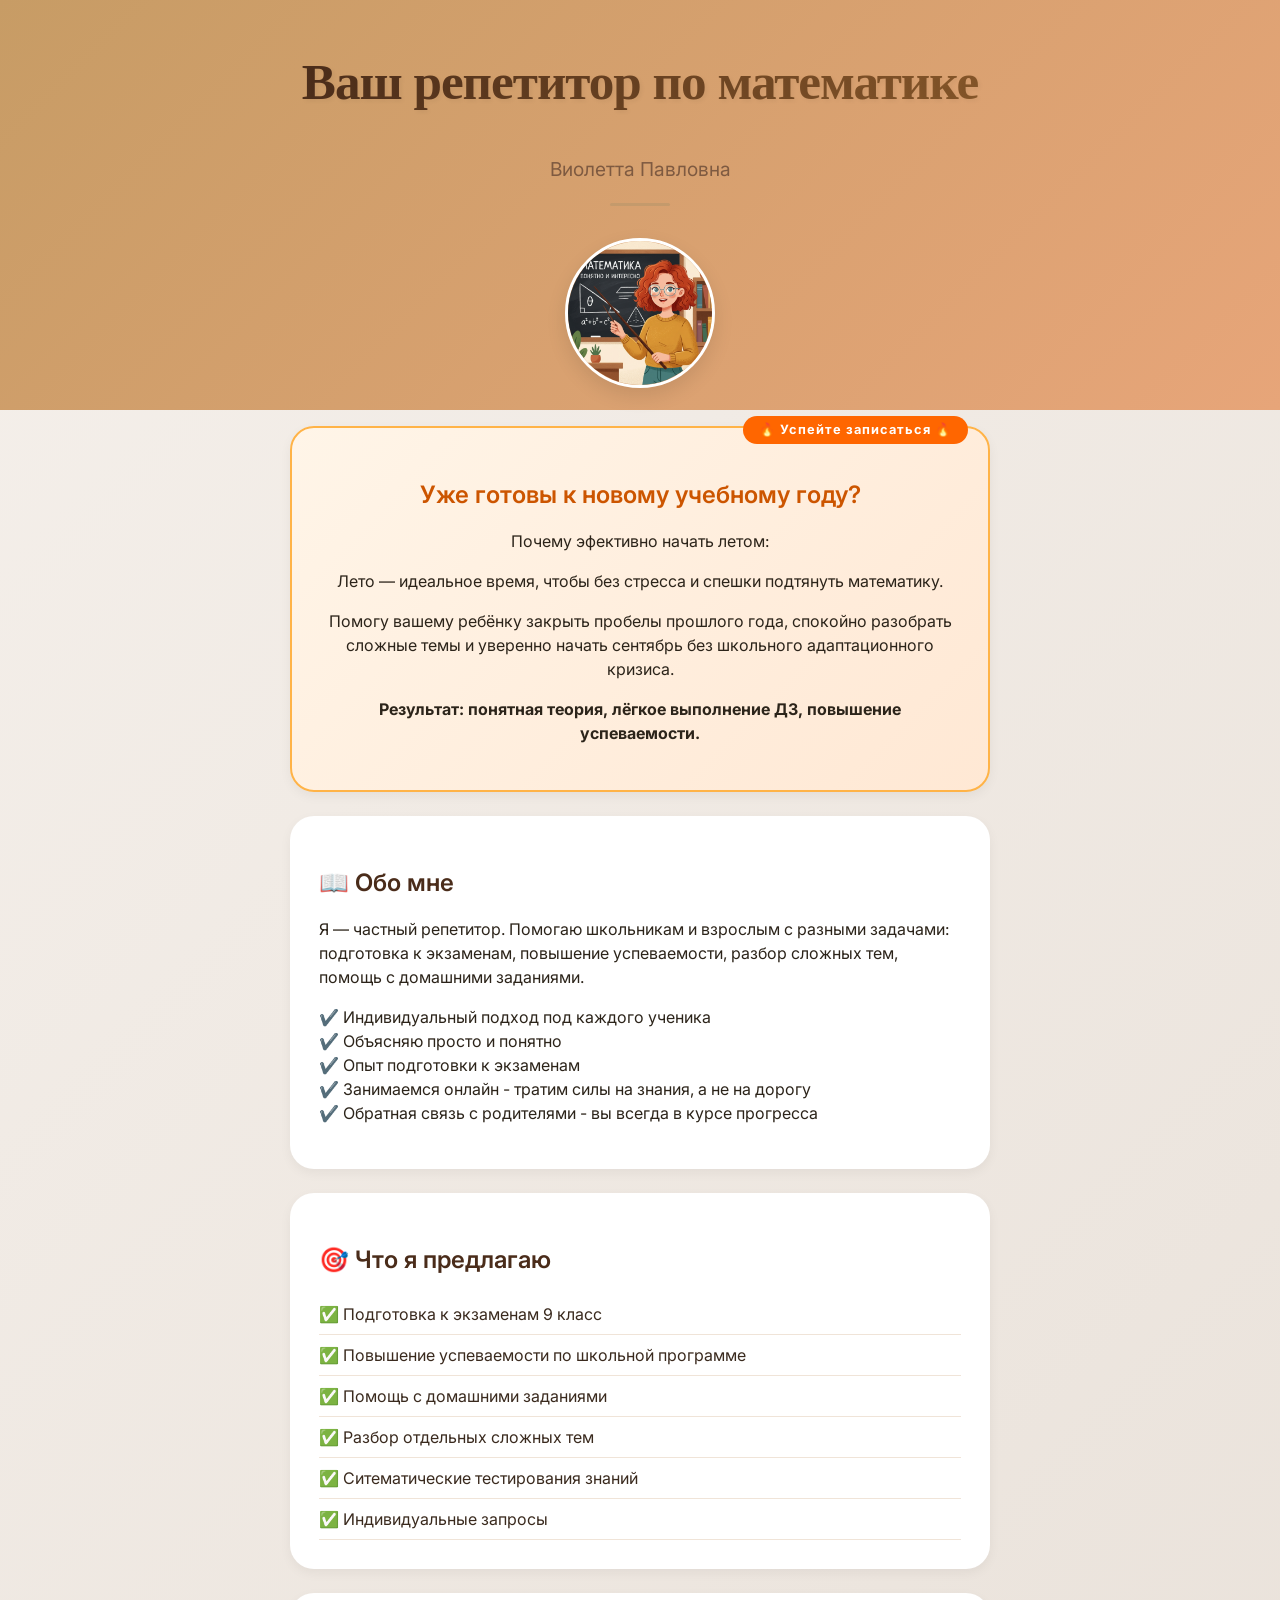
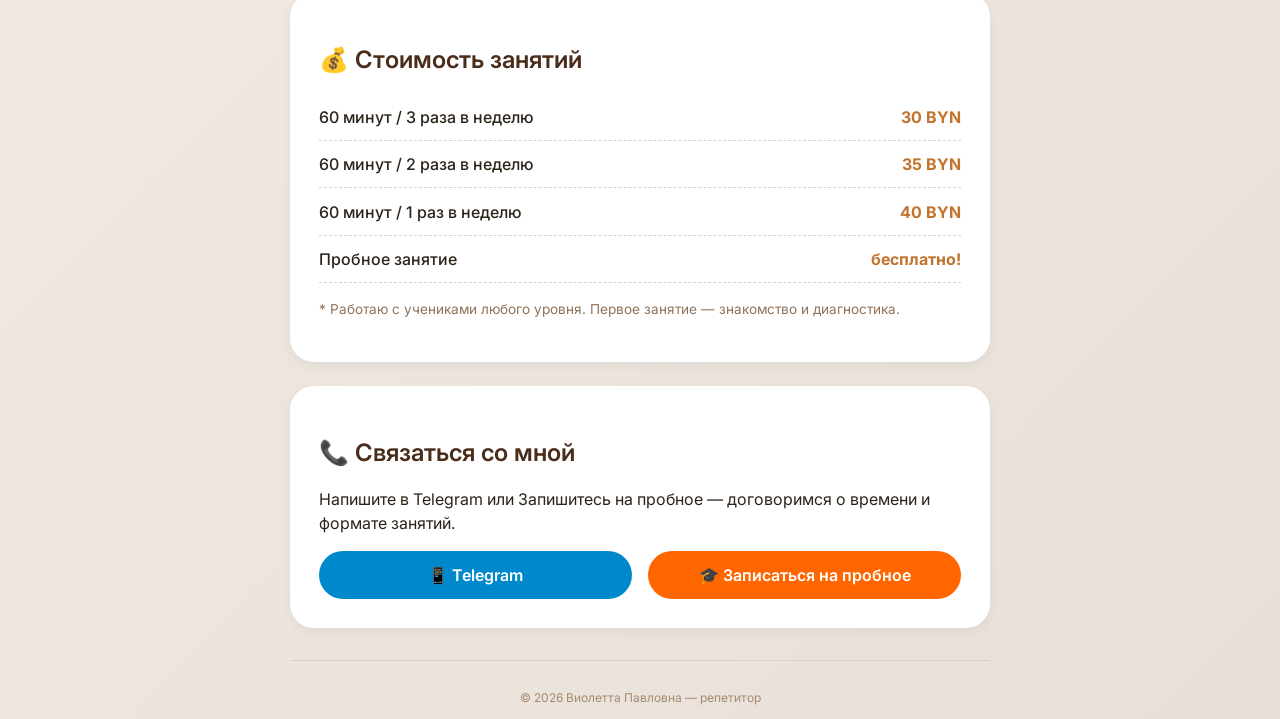
<file: index.html>
<!DOCTYPE html>
<html lang="ru">
<head>
    <meta charset="UTF-8">
    <meta name="viewport" content="width=device-width, initial-scale=1.0">
    <title>Виолетта Павловна | Репетитор</title>
    <link rel="stylesheet" href="css/style.css">
    <link href="https://fonts.googleapis.com/css2?family=Inter:opsz,wght@14..32,300;14..32,400;14..32,600;14..32,700&display=swap" rel="stylesheet">
</head>
<body>

<div class="container">
    <!-- ШАПКА С ИМЕНЕМ -->
<div class="hero-section">
    <header class="header">
        <h1 class="name">Ваш репетитор по математике</h1>
        <p class="title">Виолетта Павловна </p>
        <div class="divider"></div>
    </header>

    <!-- ФОТО -->
    <div class="photo-wrapper">
        <img src="images/foto.png" alt="Виолетта Игоревна, репетитор" class="photo">
    </div>
</div>

    <!-- 🔥 АКЦИЯ ПРО 3 НЕДЕЛИ (НАВЕРХУ) 🔥 -->
    <section class="card promotion">
        <div class="promotion-badge">🔥 Успейте записаться 🔥</div>
        <h2>Уже готовы к новому учебному году?</h2>
        <p>Почему эфективно начать летом: </p>
    <p> Лето — идеальное время, чтобы без стресса и спешки подтянуть математику. </p>
<p>Помогу вашему ребёнку закрыть пробелы прошлого года, спокойно разобрать сложные темы и уверенно начать сентябрь без школьного адаптационного кризиса. </p>
        <p><strong>Результат: понятная теория, лёгкое выполнение ДЗ, повышение успеваемости.</strong></p>
    </section>

    <!-- ОБО МНЕ (ОСНОВНАЯ РАБОТА) -->
    <section class="card">
        <h2>📖 Обо мне</h2>
        <p>Я — частный репетитор. Помогаю школьникам и взрослым с разными задачами: подготовка к экзаменам, повышение успеваемости, разбор сложных тем, помощь с домашними заданиями.</p>
        <p>✔️ Индивидуальный подход под каждого ученика<br>
           ✔️ Объясняю просто и понятно<br>
           ✔️ Опыт подготовки к экзаменам<br>
           ✔️ Занимаемся онлайн - тратим силы на знания, а не на дорогу<br>
           ✔️ Обратная связь с родителями - вы всегда в курсе прогресса</p>
    </section>

    <!-- ЧТО ПРЕДЛАГАЮ (РАЗНЫЕ УСЛУГИ) -->
    <section class="card">
        <h2>🎯 Что я предлагаю</h2>
        <div class="services">
            <div class="service-item">✅ Подготовка к экзаменам 9 класс</div>
            <div class="service-item">✅ Повышение успеваемости по школьной программе</div>
            <div class="service-item">✅ Помощь с домашними заданиями</div>
            <div class="service-item">✅ Разбор отдельных сложных тем</div>
            <div class="service-item">✅ Ситематические тестирования знаний</div>
            <div class="service-item">✅ Индивидуальные запросы</div>
        </div>
    </section>

    <!-- СТОИМОСТЬ -->
    <section class="card">
        <h2>💰 Стоимость занятий</h2>
        <div class="price-list">
            <div class="price-item">
                <span class="price-hours">60 минут / 3 раза в неделю </span>
                <span class="price-cost">30 BYN</span>
            </div>
            <div class="price-item">
                <span class="price-hours">60 минут / 2 раза в неделю</span>
                <span class="price-cost">35 BYN</span>
            </div>
            <div class="price-item">
                <span class="price-hours">60 минут / 1 раз в неделю</span>
                <span class="price-cost">40 BYN</span>
            </div>
            <div class="price-item">
                <span class="price-hours">Пробное занятие</span>
                <span class="price-cost">бесплатно!</span>
            </div>
        </div>
        <p class="price-note">* Работаю с учениками любого уровня. Первое занятие — знакомство и диагностика.</p>
    </section>

    <!-- КОНТАКТЫ -->
    <section class="card contact-card">
        <h2>📞 Связаться со мной</h2>
        <p>Напишите в Telegram или Запишитесь на пробное — договоримся о времени и формате занятий.</p>
        <div class="buttons">
            <button class="btn telegram" id="telegramBtn">📱 Telegram</button>
            <button class="btn trial-btn" id="openModalBtn">🎓 Записаться на пробное</button>
        </div>
    </section>

    <footer class="footer">
        <p>© 2026 Виолетта Павловна — репетитор</p>
        <!-- ФОРМА ЗАПИСИ НА ПРОБНОЕ -->

    </footer>
</div>

<script src="js/script.js"></script>
<!-- МОДАЛЬНОЕ ОКНО С ФОРМОЙ -->
<div id="modal" class="modal">
    <div class="modal-content">
        <span class="modal-close">&times;</span>
        <h2>📝 Записаться на пробное занятие</h2>
        <p>Заполните форму, и я свяжусь с вами</p>

        <form id="trialFormElement">
            <!-- Кто вы -->
            <div class="form-group">
                <label>Кто вы? <span class="required">*</span></label>
                <div class="radio-group">
                    <label class="radio-label">
                        <input type="radio" name="whoIs" value="ученик" checked> Я ученик
                    </label>
                    <label class="radio-label">
                        <input type="radio" name="whoIs" value="родитель"> Я родитель
                    </label>
                </div>
            </div>

            <!-- Блок для ученика -->
            <div id="studentBlock">
                <div class="form-group">
                    <label>Ваше имя и фамилия <span class="required">*</span></label>
                    <input type="text" name="studentName" class="form-input" placeholder="Иванов Иван" required>
                </div>
                <div class="form-group">
                    <label>Номер телефона ученика <span class="required">*</span></label>
                    <input type="tel" name="studentPhone" class="form-input" placeholder="+375 29 123-45-67" required>
                </div>
                <div class="form-group">
                    <label>Номер телефона родителя</label>
                    <input type="tel" name="parentPhoneStudent" class="form-input" placeholder="+375 29 987-65-43 (если есть)">
                </div>
            </div>

            <!-- Блок для родителя -->
            <div id="parentBlock" style="display: none;">
                <div class="form-group">
                    <label>Ваше имя и фамилия <span class="required">*</span></label>
                    <input type="text" name="parentName" class="form-input" placeholder="Иванова Анна" required>
                </div>
                <div class="form-group">
                    <label>Ваш номер телефона <span class="required">*</span></label>
                    <input type="tel" name="parentPhone" class="form-input" placeholder="+375 29 123-45-67" required>
                </div>
                <div class="form-group">
                    <label>Имя и фамилия ребенка <span class="required">*</span></label>
                    <input type="tel" name="parentPhone" class="form-input" placeholder="+375 29 123-45-67" required>
                </div>
            </div>

    

            <!-- Класс ребенка -->
            <div class="form-group">
                <label>Класс ребенка <span class="required">*</span></label>
                <input type="text" name="childClass" class="form-input" placeholder="9 класс" required>
            </div>

            <!-- Дата и время -->
            <div class="form-group">
                <label>Дата и время пробного занятия <span class="required">*</span></label>
                <input type="text" name="datetime" class="form-input" placeholder="например: 25 мая 2026, 16:00" required>
            </div>

            <!-- Подробности -->
            <div class="form-group">
                <label>Подробности / вопросы</label>
                <textarea name="details" class="form-textarea" rows="4" placeholder="Что нужно разобрать? Есть ли особенности?"></textarea>
            </div>

            <button type="submit" class="btn submit-btn">📩 Получить обратную связь</button>
            <div id="formMessage" class="form-message"></div>
        </form>
    </div>
</div>
</body>
</html>
</file>
<file: css/style.css>
*
{

    padding: 10;
    box-sizing: border-box;
}

body {
    font-family: 'Inter', sans-serif;
    background: linear-gradient(135deg, #f5f0eb 0%, #e8e0d8 100%);
    color: #2c241a;
    line-height: 1.5;
    margin: 0;
    padding: 0;
}

.container {
    max-width: 700px;
    margin: 0 auto;
    padding-top: 10px;
}

/* Шапка */
.header {
    text-align: center;
    margin-bottom: 2rem;
}

.name {
    font-size: 3.2rem;
    font-weight: 700;
    letter-spacing: -0.02em;
    background: linear-gradient(135deg, #4a2c1a 0%, #8b5a2b 100%);
    -webkit-background-clip: text;
    background-clip: text;
    color: transparent;
    font-family: 'Georgia', 'Times New Roman', serif;
    text-shadow: 2px 2px 4px rgba(0,0,0,0.05);
}

.title {
    font-size: 1.2rem;
    color: #7e5a41;
    margin-top: 0.25rem;
}

.divider {
    width: 60px;
    height: 3px;
    background: #c49a6c;
    margin: 1rem auto 0;
    border-radius: 3px;
}

/* Фото */

.photo-wrapper {
    
    text-align: center;
    margin-bottom: 2rem;
}

.photo {
    width: 150px;
    height: 150px;
    object-fit: cover;
    border-radius: 50%;
    border: 3px solid white;
    box-shadow: 0 8px 20px rgba(0,0,0,0.1);
}

/* Карточки общие */
.card {
    background: white;
    border-radius: 24px;
    padding: 1.8rem;
    margin-bottom: 1.5rem;
    box-shadow: 0 4px 12px rgba(0,0,0,0.05);
    transition: transform 0.2s, box-shadow 0.2s;
}

.card:hover {
    transform: translateY(-2px);
    box-shadow: 0 12px 24px rgba(0,0,0,0.08);
}

.card h2 {
    font-size: 1.5rem;
    font-weight: 600;
    margin-bottom: 1rem;
    color: #4a2c1a;
}

/* Блок акции */
.promotion {
    background: linear-gradient(135deg, #fff5e8, #ffe8d4);
    border: 2px solid #ffb347;
    position: relative;
    text-align: center;
}

.promotion-badge {
    position: absolute;
    top: -12px;
    right: 20px;
    background: #ff6600;
    color: white;
    padding: 4px 16px;
    border-radius: 40px;
    font-size: 0.8rem;
    font-weight: bold;
    letter-spacing: 1px;
}

.promotion h2 {
    color: #cc5500;
    text-align: center;
    border: none;
    padding-left: 0;
}

/* Услуги списком */
.services {
    margin-top: 0.5rem;
}

.service-item {
    padding: 0.5rem 0;
    border-bottom: 1px solid #f0e4d8;
    color: #3a2a1e;
}

/* Цены */
.price-list {
    margin: 1rem 0;
}

.price-item {
    display: flex;
    justify-content: space-between;
    padding: 0.7rem 0;
    border-bottom: 1px dashed #e0cfc0;
}

.price-hours {
    font-weight: 500;
}

.price-cost {
    font-weight: 700;
    color: #c2742c;
}

.price-note {
    font-size: 0.85rem;
    color: #8f735a;
    margin-top: 0.8rem;
}

/* Кнопки */
.buttons {
    display: flex;
    gap: 1rem;
    flex-wrap: wrap;
    margin-top: 1rem;
}

.btn {
    flex: 1;
    padding: 0.9rem 1rem;
    border: none;
    border-radius: 60px;
    font-size: 1rem;
    font-weight: 600;
    cursor: pointer;
    transition: 0.2s;
    font-family: inherit;
    color: white;
}

.telegram {
    background: #0088cc;
}
.telegram:hover {
    background: #006699;
    transform: scale(0.97);
}

/* Модальное окно */
.modal {
    display: none;
    position: fixed;
    z-index: 1000;
    left: 0;
    top: 0;
    width: 100%;
    height: 100%;
    background-color: rgba(0,0,0,0.5);
    overflow-y: auto;
}

.modal-content {
    background-color: white;
    margin: 30px auto;
    max-width: 600px;
    width: 90%;
    border-radius: 28px;
    padding: 2rem;
    position: relative;
    animation: modalSlideIn 0.3s ease;
}

@keyframes modalSlideIn {
    from {
        transform: translateY(-50px);
        opacity: 0;
    }
    to {
        transform: translateY(0);
        opacity: 1;
    }
}

.modal-close {
    position: absolute;
    right: 20px;
    top: 15px;
    font-size: 28px;
    font-weight: bold;
    cursor: pointer;
    color: #999;
}

.modal-close:hover {
    color: #ff6600;
}

.trial-btn {
    background: #ff6600;
    color: white;
    border: none;
    padding: 0.9rem 1rem;
    border-radius: 60px;
    font-size: 1rem;
    font-weight: 600;
    cursor: pointer;
    flex: 1;
}

.trial-btn:hover {
    background: #cc5500;
    transform: scale(0.97);
}

/* Форма внутри модального окна */
.form-group {
    margin-bottom: 1.5rem;
}

.form-group label {
    display: block;
    font-weight: 600;
    margin-bottom: 0.5rem;
    color: #4a2c1a;
}

.required {
    color: #ff6600;
}

.form-input,
.form-textarea {
    width: 100%;
    padding: 12px 16px;
    border: 1px solid #ddd;
    border-radius: 12px;
    font-size: 1rem;
    font-family: inherit;
    transition: 0.2s;
}

.form-input:focus,
.form-textarea:focus {
    outline: none;
    border-color: #c2742c;
    box-shadow: 0 0 0 3px rgba(194, 116, 44, 0.1);
}

.radio-group {
    display: flex;
    gap: 2rem;
}

.radio-label {
    display: flex;
    align-items: center;
    gap: 0.5rem;
    font-weight: normal;
    cursor: pointer;
}

.radio-label input {
    width: 18px;
    height: 18px;
    cursor: pointer;
}

.submit-btn {
    background: #ff6600;
    width: 100%;
    margin-top: 0.5rem;
}

.submit-btn:hover {
    background: #cc5500;
    transform: scale(1.01);
}

.form-message {
    margin-top: 1rem;
    padding: 0.8rem;
    border-radius: 12px;
    text-align: center;
    display: none;
}

.form-message.success {
    background: #d4edda;
    color: #155724;
    display: block;
}

.form-message.error {
    background: #f8d7da;
    color: #721c24;
    display: block;
}

.footer {
    text-align: center;
    font-size: 0.75rem;
    color: #a6896e;
    margin-top: 2rem;
    padding-top: 1rem;
    border-top: 1px solid #e0cfc0;
}

/* Адаптив для телефонов */
@media (max-width: 550px) {
    body {
        padding: 1rem;
    }
    .name {
        font-size: 2rem;
    }
    .card {
        padding: 1.3rem;
    }
    .buttons {
        flex-direction: column;
    }
    .promotion-badge {
        font-size: 0.7rem;
        top: -10px;
        right: 12px;
    }
    .modal-content {
        padding: 1.2rem;
        margin: 15px auto;
        width: 95%;
    }
}

/* Отдельный фон для шапки на всю ширину */
.hero-section {
    position: relative;
}

.hero-section::before {
    content: '';
    position: absolute;
    top: -3rem;
    left: 50%;
    transform: translateX(-50%);
    width: 100vw;
    height: calc(100% + 4rem);
    background: linear-gradient(135deg, #c79c65 0%, #e7a579 100%);
    z-index: -1;
}
</file>
